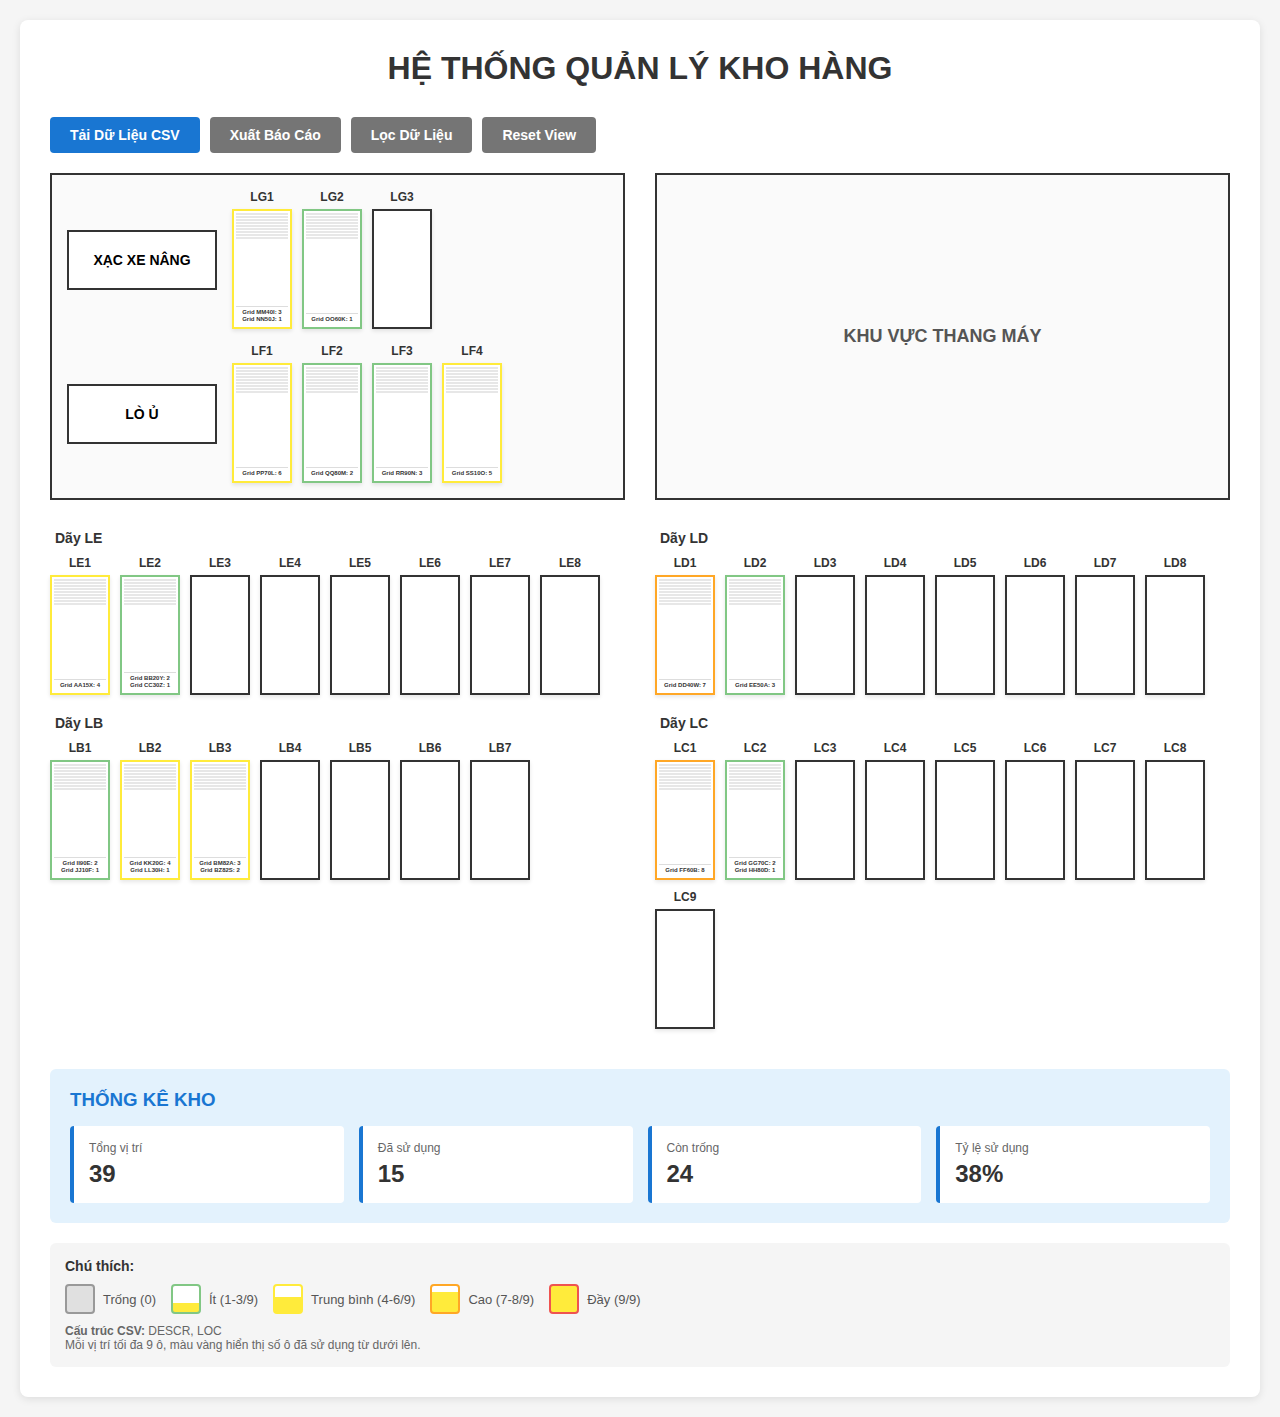
<file: page2/index.html>
<!DOCTYPE html>
<html lang="vi">
<head>
    <meta charset="UTF-8">
    <meta name="viewport" content="width=device-width, initial-scale=1.0">
    <title>Quản Lý Kho Hàng</title>
    <link rel="stylesheet" href="styles.css">
</head>
<body>
    <div class="container">
        <h1>HỆ THỐNG QUẢN LÝ KHO HÀNG</h1>

        <div class="controls">
            <button class="btn btn-primary" onclick="loadCSVData()">Tải Dữ Liệu CSV</button>
            <button class="btn btn-secondary" onclick="exportData()">Xuất Báo Cáo</button>
            <button class="btn btn-secondary" onclick="filterData()">Lọc Dữ Liệu</button>
            <button class="btn btn-secondary" onclick="resetView()">Reset View</button>
            <input type="file" id="csvFile" accept=".csv" style="display:none">
        </div>

        <div class="warehouse-grid">
            <!-- Top Left: Furnace Area -->
            <div class="section-top-left">
                <!-- Row 1: Xạc xe nâng và LG -->
                <div class="equipment-row">
                    <div class="label-equipment">XẠC XE NÂNG</div>
                    <div class="slots-horizontal">
                        <div class="slot-wrapper">
                            <span class="slot-label">LG1</span>
                            <div class="slot" data-slot="LG1"></div>
                        </div>
                        <div class="slot-wrapper">
                            <span class="slot-label">LG2</span>
                            <div class="slot" data-slot="LG2"></div>
                        </div>
                        <div class="slot-wrapper">
                            <span class="slot-label">LG3</span>
                            <div class="slot" data-slot="LG3"></div>
                        </div>
                    </div>
                </div>

                <!-- Row 2: Lò ủ và LF -->
                <div class="equipment-row">
                    <div class="label-equipment">LÒ Ủ</div>
                    <div class="slots-horizontal">
                        <div class="slot-wrapper">
                            <span class="slot-label">LF1</span>
                            <div class="slot" data-slot="LF1"></div>
                        </div>
                        <div class="slot-wrapper">
                            <span class="slot-label">LF2</span>
                            <div class="slot" data-slot="LF2"></div>
                        </div>
                        <div class="slot-wrapper">
                            <span class="slot-label">LF3</span>
                            <div class="slot" data-slot="LF3"></div>
                        </div>
                        <div class="slot-wrapper">
                            <span class="slot-label">LF4</span>
                            <div class="slot" data-slot="LF4"></div>
                        </div>
                    </div>
                </div>
            </div>

            <!-- Top Right: Elevator Area -->
            <div class="section-top-right">
                <div class="elevator-label">KHU VỰC THANG MÁY</div>
            </div>
        </div>

        <!-- Bottom Rows - 2 columns layout -->
        <div class="rows-grid">
            <!-- Left Column: LE and LB -->
            <div>
                <div class="row-container">
                    <div class="row-label">Dãy LE</div>
                    <div class="slots-row" id="row-le"></div>
                </div>

                <div class="row-container">
                    <div class="row-label">Dãy LB</div>
                    <div class="slots-row" id="row-lb"></div>
                </div>
            </div>

            <!-- Right Column: LD and LC -->
            <div>
                <div class="row-container">
                    <div class="row-label">Dãy LD</div>
                    <div class="slots-row" id="row-ld"></div>
                </div>

                <div class="row-container">
                    <div class="row-label">Dãy LC</div>
                    <div class="slots-row" id="row-lc"></div>
                </div>
            </div>
        </div>

        <!-- Info Panel -->
        <div class="info-panel">
            <h3>THỐNG KÊ KHO</h3>
            <div class="stats">
                <div class="stat-item">
                    <div class="stat-label">Tổng vị trí</div>
                    <div class="stat-value" id="total-slots">39</div>
                </div>
                <div class="stat-item">
                    <div class="stat-label">Đã sử dụng</div>
                    <div class="stat-value" id="occupied-slots">0</div>
                </div>
                <div class="stat-item">
                    <div class="stat-label">Còn trống</div>
                    <div class="stat-value" id="empty-slots">39</div>
                </div>
                <div class="stat-item">
                    <div class="stat-label">Tỷ lệ sử dụng</div>
                    <div class="stat-value" id="usage-rate">0%</div>
                </div>
            </div>
        </div>

        <!-- Legend -->
        <div class="legend">
            <h4>Chú thích:</h4>
            <div class="legend-items">
                <div class="legend-item">
                    <div class="legend-color" style="background: #e0e0e0; border-color: #999;"></div>
                    <span>Trống (0)</span>
                </div>
                <div class="legend-item">
                    <div class="legend-color" style="background: linear-gradient(to top, #ffeb3b 33%, #fff 33%); border-color: #81c784;"></div>
                    <span>Ít (1-3/9)</span>
                </div>
                <div class="legend-item">
                    <div class="legend-color" style="background: linear-gradient(to top, #ffeb3b 56%, #fff 56%); border-color: #ffeb3b;"></div>
                    <span>Trung bình (4-6/9)</span>
                </div>
                <div class="legend-item">
                    <div class="legend-color" style="background: linear-gradient(to top, #ffeb3b 78%, #fff 78%); border-color: #ffa726;"></div>
                    <span>Cao (7-8/9)</span>
                </div>
                <div class="legend-item">
                    <div class="legend-color" style="background: #ffeb3b; border-color: #ef5350;"></div>
                    <span>Đầy (9/9)</span>
                </div>
            </div>
            <p style="margin-top: 10px; font-size: 12px; color: #666;">
                <strong>Cấu trúc CSV:</strong> DESCR, LOC<br>
                Mỗi vị trí tối đa 9 ô, màu vàng hiển thị số ô đã sử dụng từ dưới lên.
            </p>
        </div>
    </div>

    <script src="script.js"></script>
</body>
</html>
</file>
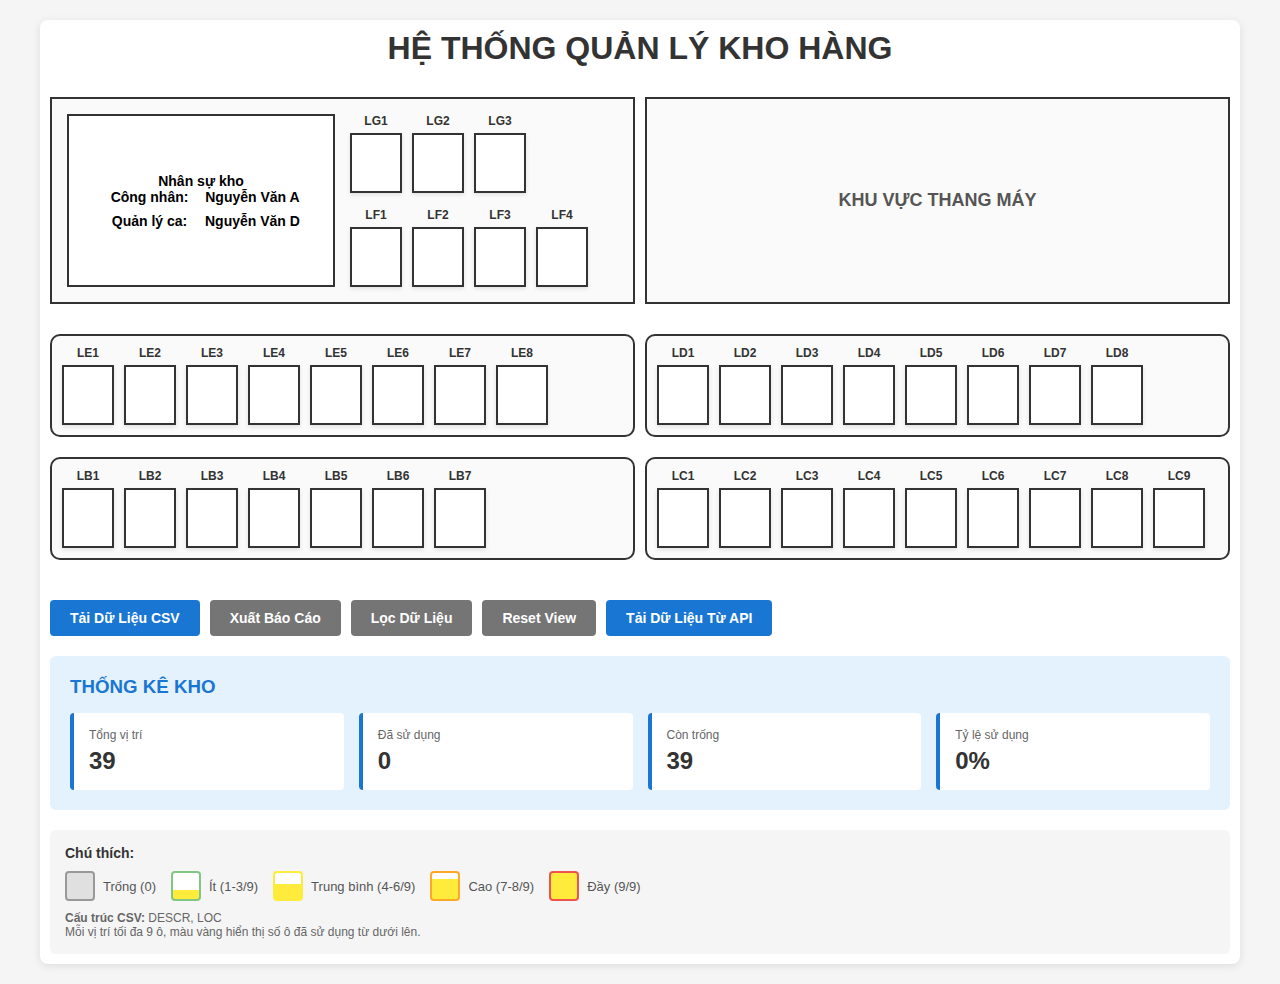
<file: page3/index.html>
<!DOCTYPE html>
<html lang="vi">
<head>
    <meta charset="UTF-8">
    <meta name="viewport" content="width=device-width, initial-scale=1.0">
    <title>Quản Lý Kho Hàng</title>
    <link rel="stylesheet" href="styles.css">
</head>
<body>
    <div class="container">
        <h1>HỆ THỐNG QUẢN LÝ KHO HÀNG</h1>

        <div class="warehouse-grid">
            <!-- Top Left: Furnace Area -->
            <div class="section-top-left">
                <!-- Row 1: Xạc xe nâng và LG -->
                <div class="equipment-row">
                    <div class="label-equipment">
                        <span>Nhân sự kho</span>
                        <div class="nhan-su-kho">
                            <div class="di-ca">Công nhân:</div>
                            <div class="quan-ly">Quản lý ca:</div>
                            <div class="ten-cong-nhan">Nguyễn Văn A</div>
                            <div class="ten-quan-ly">Nguyễn Văn D</div>
                        </div>
                    </div>
                    <div class="slots-horizontal-1">
                        <div class="slot-wrapper">
                            <span class="slot-label">LG1</span>
                            <div class="slot" data-slot="LG1"></div>
                        </div>
                        <div class="slot-wrapper">
                            <span class="slot-label">LG2</span>
                            <div class="slot" data-slot="LG2"></div>
                        </div>
                        <div class="slot-wrapper">
                            <span class="slot-label">LG3</span>
                            <div class="slot" data-slot="LG3"></div>
                        </div>
                    </div>
                    <div class="slots-horizontal-2">
                        <div class="slot-wrapper">
                            <span class="slot-label">LF1</span>
                            <div class="slot" data-slot="LF1"></div>
                        </div>
                        <div class="slot-wrapper">
                            <span class="slot-label">LF2</span>
                            <div class="slot" data-slot="LF2"></div>
                        </div>
                        <div class="slot-wrapper">
                            <span class="slot-label">LF3</span>
                            <div class="slot" data-slot="LF3"></div>
                        </div>
                        <div class="slot-wrapper">
                            <span class="slot-label">LF4</span>
                            <div class="slot" data-slot="LF4"></div>
                        </div>
                    </div>
                </div>
            </div>

            <!-- Top Right: Elevator Area -->
            <div class="section-top-right">
                <div class="elevator-label">KHU VỰC THANG MÁY</div>
            </div>
        </div>

        <!-- Bottom Rows - 2 columns layout -->
        <div class="rows-grid">
            <!-- Left Column: LE and LB -->
            <div>
                <div class="row-container">
                    <div class="slots-row" id="row-le"></div>
                </div>

                <div class="row-container">
                    <div class="slots-row" id="row-lb"></div>
                </div>
            </div>

            <!-- Right Column: LD and LC -->
            <div>
                <div class="row-container">
                    <div class="slots-row" id="row-ld"></div>
                </div>

                <div class="row-container">
                    <div class="slots-row" id="row-lc"></div>
                </div>
            </div>
        </div>

        <!-- Control Buttons -->
        <div class="controls">
            <button class="btn btn-primary" onclick="loadCSVData()">Tải Dữ Liệu CSV</button>
            <button class="btn btn-secondary" onclick="exportData()">Xuất Báo Cáo</button>
            <button class="btn btn-secondary" onclick="filterData()">Lọc Dữ Liệu</button>
            <button class="btn btn-secondary" onclick="resetView()">Reset View</button>
            <button class="btn btn-primary" onclick="loadDataFromAPI()">Tải Dữ Liệu Từ API</button>
            <input type="file" id="csvFile" accept=".csv" style="display:none">
        </div>
        
        <!-- Info Panel -->
        <div class="info-panel">
            <h3>THỐNG KÊ KHO</h3>
            <div class="stats">
                <div class="stat-item">
                    <div class="stat-label">Tổng vị trí</div>
                    <div class="stat-value" id="total-slots">39</div>
                </div>
                <div class="stat-item">
                    <div class="stat-label">Đã sử dụng</div>
                    <div class="stat-value" id="occupied-slots">0</div>
                </div>
                <div class="stat-item">
                    <div class="stat-label">Còn trống</div>
                    <div class="stat-value" id="empty-slots">39</div>
                </div>
                <div class="stat-item">
                    <div class="stat-label">Tỷ lệ sử dụng</div>
                    <div class="stat-value" id="usage-rate">0%</div>
                </div>
            </div>
        </div>
        
        <!-- Legend -->
        <div class="legend">
            <h4>Chú thích:</h4>
            <div class="legend-items">
                <div class="legend-item">
                    <div class="legend-color" style="background: #e0e0e0; border-color: #999;"></div>
                    <span>Trống (0)</span>
                </div>
                <div class="legend-item">
                    <div class="legend-color" style="background: linear-gradient(to top, #ffeb3b 33%, #fff 33%); border-color: #81c784;"></div>
                    <span>Ít (1-3/9)</span>
                </div>
                <div class="legend-item">
                    <div class="legend-color" style="background: linear-gradient(to top, #ffeb3b 56%, #fff 56%); border-color: #ffeb3b;"></div>
                    <span>Trung bình (4-6/9)</span>
                </div>
                <div class="legend-item">
                    <div class="legend-color" style="background: linear-gradient(to top, #ffeb3b 78%, #fff 78%); border-color: #ffa726;"></div>
                    <span>Cao (7-8/9)</span>
                </div>
                <div class="legend-item">
                    <div class="legend-color" style="background: #ffeb3b; border-color: #ef5350;"></div>
                    <span>Đầy (9/9)</span>
                </div>
            </div>
            <p style="margin-top: 10px; font-size: 12px; color: #666;">
                <strong>Cấu trúc CSV:</strong> DESCR, LOC<br>
                Mỗi vị trí tối đa 9 ô, màu vàng hiển thị số ô đã sử dụng từ dưới lên.
            </p>
        </div>
    </div>

    <script src="config.js"></script>
    <script src="script.js"></script>
</body>
</html>
</file>
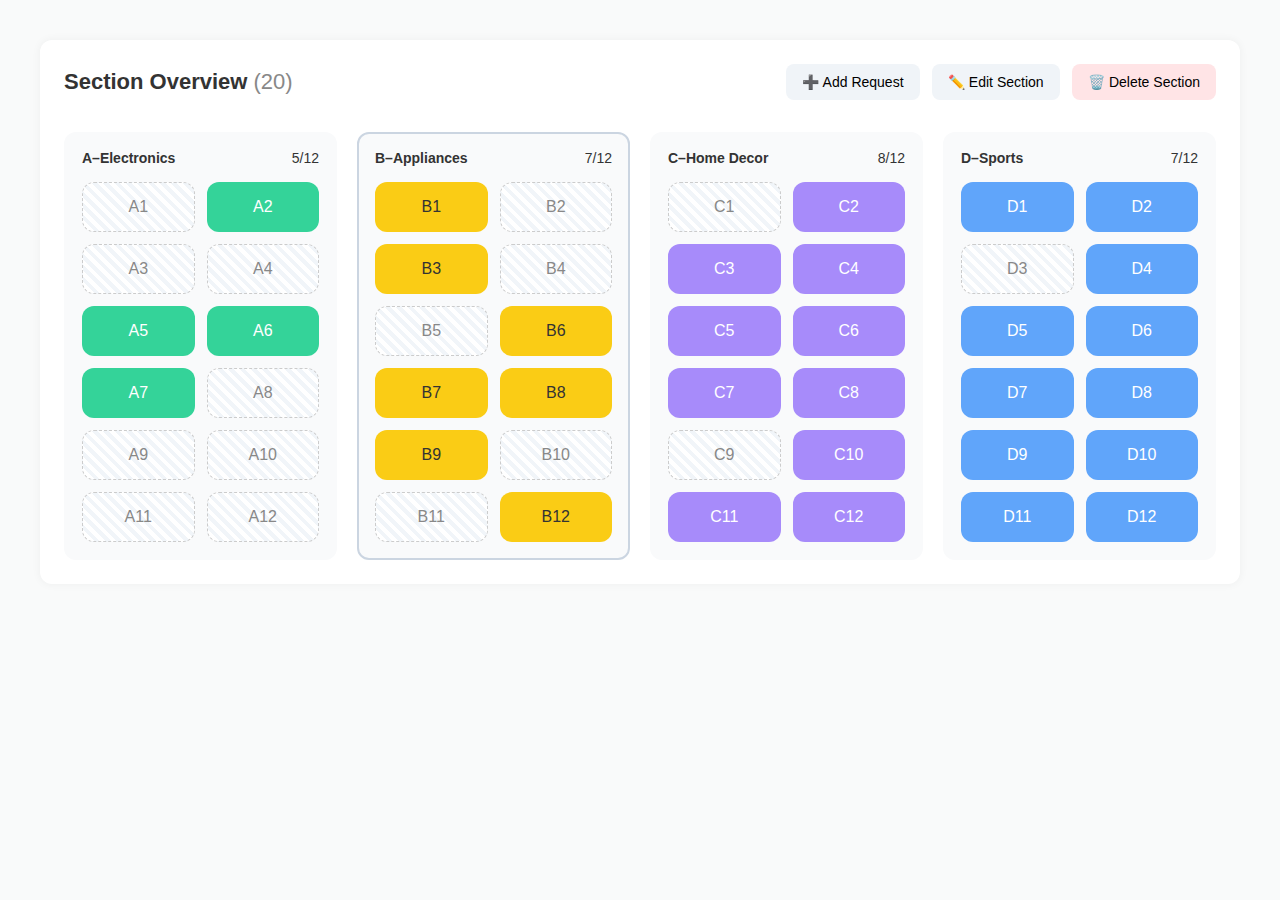
<file: pages/index.html>
<!DOCTYPE html>
<html lang="vi">
<head>
  <meta charset="UTF-8" />
  <meta name="viewport" content="width=device-width, initial-scale=1.0" />
  <title>Section Overview</title>
  <link rel="stylesheet" href="style.css" />
</head>
<body>
  <div class="container">
    <div class="header">
      <h2>Section Overview <span>(20)</span></h2>
      <div class="actions">
        <button class="btn">
          ➕ Add Request
        </button>
        <button class="btn">
          ✏️ Edit Section
        </button>
        <button class="btn delete">
          🗑️ Delete Section
        </button>
      </div>
    </div>

    <div class="sections">
      <!-- Section A -->
      <div class="section">
        <div class="section-title">
          <strong>A–Electronics</strong>
          <span>5/12</span>
        </div>
        <div class="slots">
          <div class="slot empty">A1</div>
          <div class="slot filled green">A2</div>
          <div class="slot empty">A3</div>
          <div class="slot empty">A4</div>
          <div class="slot filled green">A5</div>
          <div class="slot filled green">A6</div>
          <div class="slot filled green">A7</div>
          <div class="slot empty">A8</div>
          <div class="slot empty">A9</div>
          <div class="slot empty">A10</div>
          <div class="slot empty">A11</div>
          <div class="slot empty">A12</div>
        </div>
      </div>

      <!-- Section B -->
      <div class="section active">
        <div class="section-title">
          <strong>B–Appliances</strong>
          <span>7/12</span>
        </div>
        <div class="slots">
          <div class="slot filled yellow">B1</div>
          <div class="slot empty">B2</div>
          <div class="slot filled yellow">B3</div>
          <div class="slot empty">B4</div>
          <div class="slot empty">B5</div>
          <div class="slot filled yellow">B6</div>
          <div class="slot filled yellow">B7</div>
          <div class="slot filled yellow">B8</div>
          <div class="slot filled yellow">B9</div>
          <div class="slot empty">B10</div>
          <div class="slot empty">B11</div>
          <div class="slot filled yellow">B12</div>
        </div>
      </div>

      <!-- Section C -->
      <div class="section">
        <div class="section-title">
          <strong>C–Home Decor</strong>
          <span>8/12</span>
        </div>
        <div class="slots">
          <div class="slot empty">C1</div>
          <div class="slot filled purple">C2</div>
          <div class="slot filled purple">C3</div>
          <div class="slot filled purple">C4</div>
          <div class="slot filled purple">C5</div>
          <div class="slot filled purple">C6</div>
          <div class="slot filled purple">C7</div>
          <div class="slot filled purple">C8</div>
          <div class="slot empty">C9</div>
          <div class="slot filled purple">C10</div>
          <div class="slot filled purple">C11</div>
          <div class="slot filled purple">C12</div>
        </div>
      </div>

      <!-- Section D -->
      <div class="section">
        <div class="section-title">
          <strong>D–Sports</strong>
          <span>7/12</span>
        </div>
        <div class="slots">
          <div class="slot filled blue">D1</div>
          <div class="slot filled blue">D2</div>
          <div class="slot empty">D3</div>
          <div class="slot filled blue">D4</div>
          <div class="slot filled blue">D5</div>
          <div class="slot filled blue">D6</div>
          <div class="slot filled blue">D7</div>
          <div class="slot filled blue">D8</div>
          <div class="slot filled blue">D9</div>
          <div class="slot filled blue">D10</div>
          <div class="slot filled blue">D11</div>
          <div class="slot filled blue">D12</div>
        </div>
      </div>
    </div>
  </div>
</body>
</html>
</file>
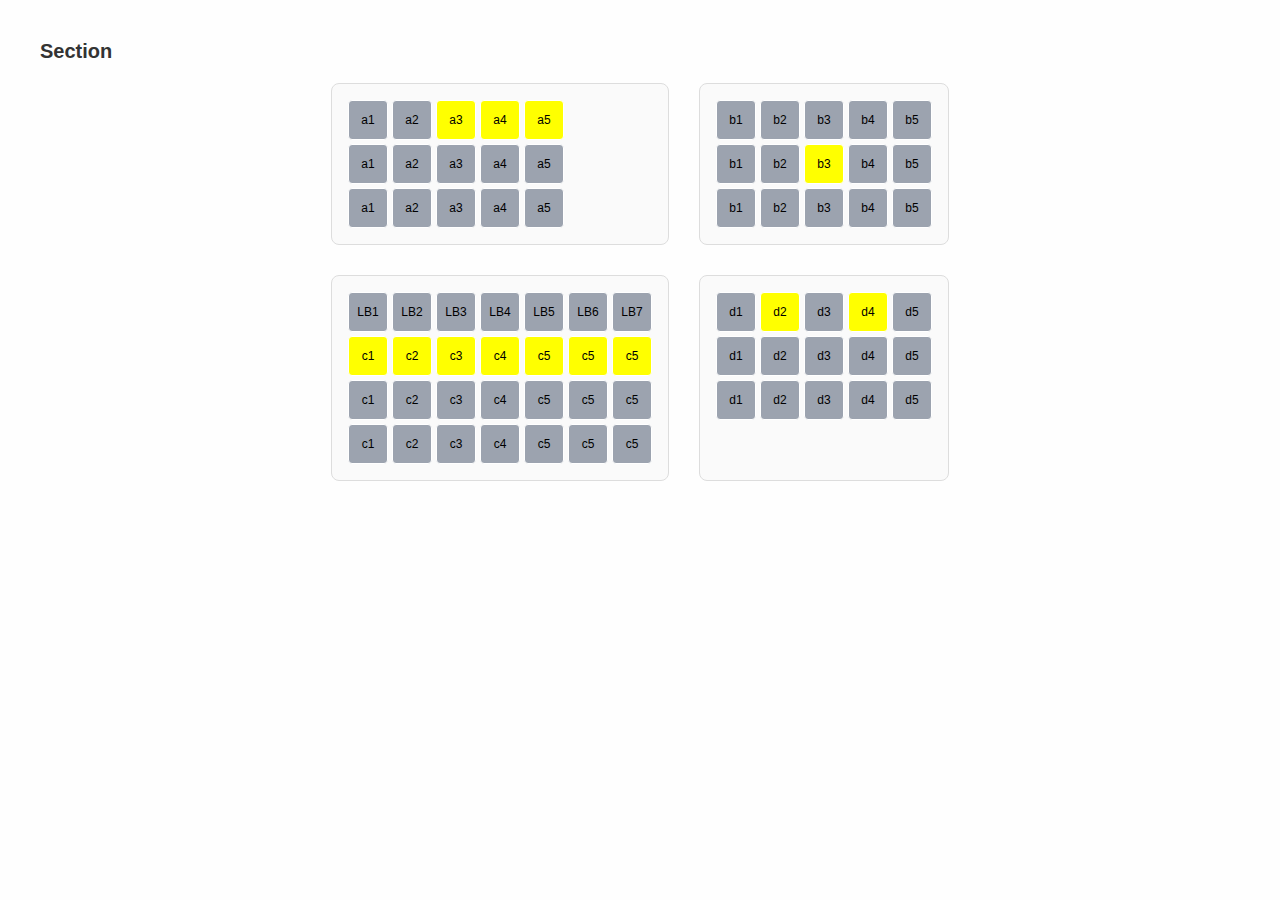
<file: pages2/index.html>
<!DOCTYPE html>
<html lang="vi">
<head>
  <meta charset="UTF-8" />
  <meta name="viewport" content="width=device-width, initial-scale=1.0"/>
  <title>Section Grid Layout</title>
  <link rel="stylesheet" href="style.css" />
</head>
<body>
  <main class="container">
    <h2>Section</h2>
    <div class="sections-grid">

      <!-- Section A -->
      <div class="section">
        <div class="grid">
          <div class="cell">a1</div>
          <div class="cell">a2</div>
          <div class="cell filled">a3</div>
          <div class="cell filled">a4</div>
          <div class="cell filled">a5</div>

          <div class="cell">a1</div>
          <div class="cell">a2</div>
          <div class="cell">a3</div>
          <div class="cell">a4</div>
          <div class="cell">a5</div>

          <div class="cell">a1</div>
          <div class="cell">a2</div>
          <div class="cell">a3</div>
          <div class="cell">a4</div>
          <div class="cell">a5</div>
        </div>
      </div>

      <!-- Section B -->
      <div class="section">
        <div class="grid">
          <div class="cell">b1</div>
          <div class="cell">b2</div>
          <div class="cell">b3</div>
          <div class="cell">b4</div>
          <div class="cell">b5</div>

          <div class="cell">b1</div>
          <div class="cell">b2</div>
          <div class="cell filled">b3</div>
          <div class="cell">b4</div>
          <div class="cell">b5</div>

          <div class="cell">b1</div>
          <div class="cell">b2</div>
          <div class="cell">b3</div>
          <div class="cell">b4</div>
          <div class="cell">b5</div>
        </div>
      </div>

      <!-- Section C -->
      <div class="section">
        <div class="grid lb-4-7">
          <div class="cell">LB1</div>
          <div class="cell">LB2</div>
          <div class="cell">LB3</div>
          <div class="cell">LB4</div>
          <div class="cell">LB5</div>
          <div class="cell">LB6</div>
          <div class="cell">LB7</div>
          
          <div class="cell filled">c1</div>
          <div class="cell filled">c2</div>
          <div class="cell filled">c3</div>
          <div class="cell filled">c4</div>
          <div class="cell filled">c5</div>
          <div class="cell filled">c5</div>
          <div class="cell filled">c5</div>

          <div class="cell">c1</div>
          <div class="cell">c2</div>
          <div class="cell">c3</div>
          <div class="cell">c4</div>
          <div class="cell">c5</div>
          <div class="cell">c5</div>
          <div class="cell">c5</div>

          <div class="cell">c1</div>
          <div class="cell">c2</div>
          <div class="cell">c3</div>
          <div class="cell">c4</div>
          <div class="cell">c5</div>
          <div class="cell">c5</div>
          <div class="cell">c5</div>
          
        </div>
      </div>

      <!-- Section D -->
      <div class="section">
        <div class="grid">
          <div class="cell">d1</div>
          <div class="cell filled">d2</div>
          <div class="cell">d3</div>
          <div class="cell filled">d4</div>
          <div class="cell">d5</div>

          <div class="cell">d1</div>
          <div class="cell">d2</div>
          <div class="cell">d3</div>
          <div class="cell">d4</div>
          <div class="cell">d5</div>

          <div class="cell">d1</div>
          <div class="cell">d2</div>
          <div class="cell">d3</div>
          <div class="cell">d4</div>
          <div class="cell">d5</div>
        </div>
      </div>

    </div>
  </main>
</body>
</html>
</file>
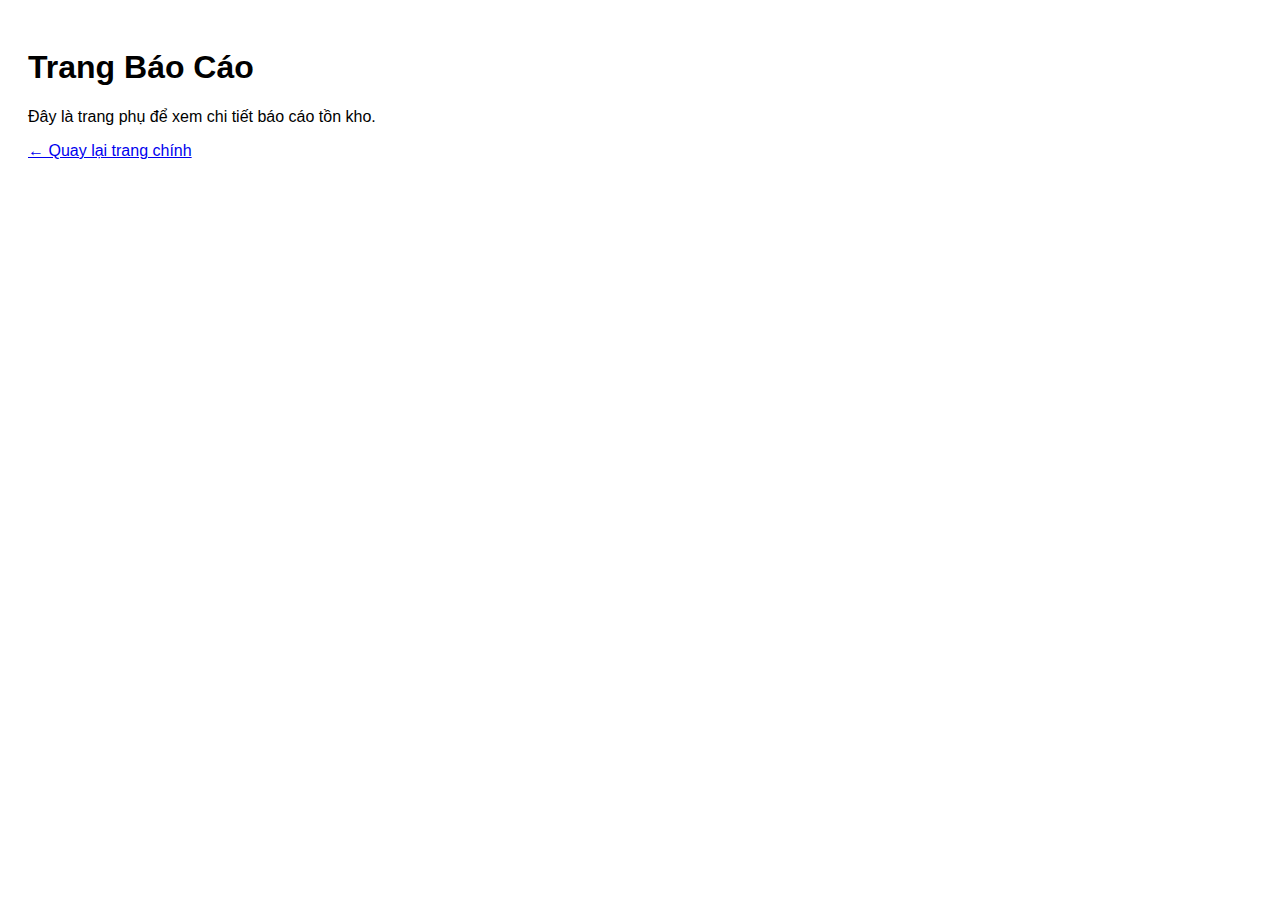
<file: report.html>
<!DOCTYPE html>
<html lang="vi">
<head>
  <meta charset="UTF-8">
  <title>Báo cáo tồn kho</title>
  <link rel="stylesheet" href="style.css">
</head>
<body>
  <h1>Trang Báo Cáo</h1>
  <p>Đây là trang phụ để xem chi tiết báo cáo tồn kho.</p>

  <a href="index.html">← Quay lại trang chính</a>
</body>
</html>
</file>
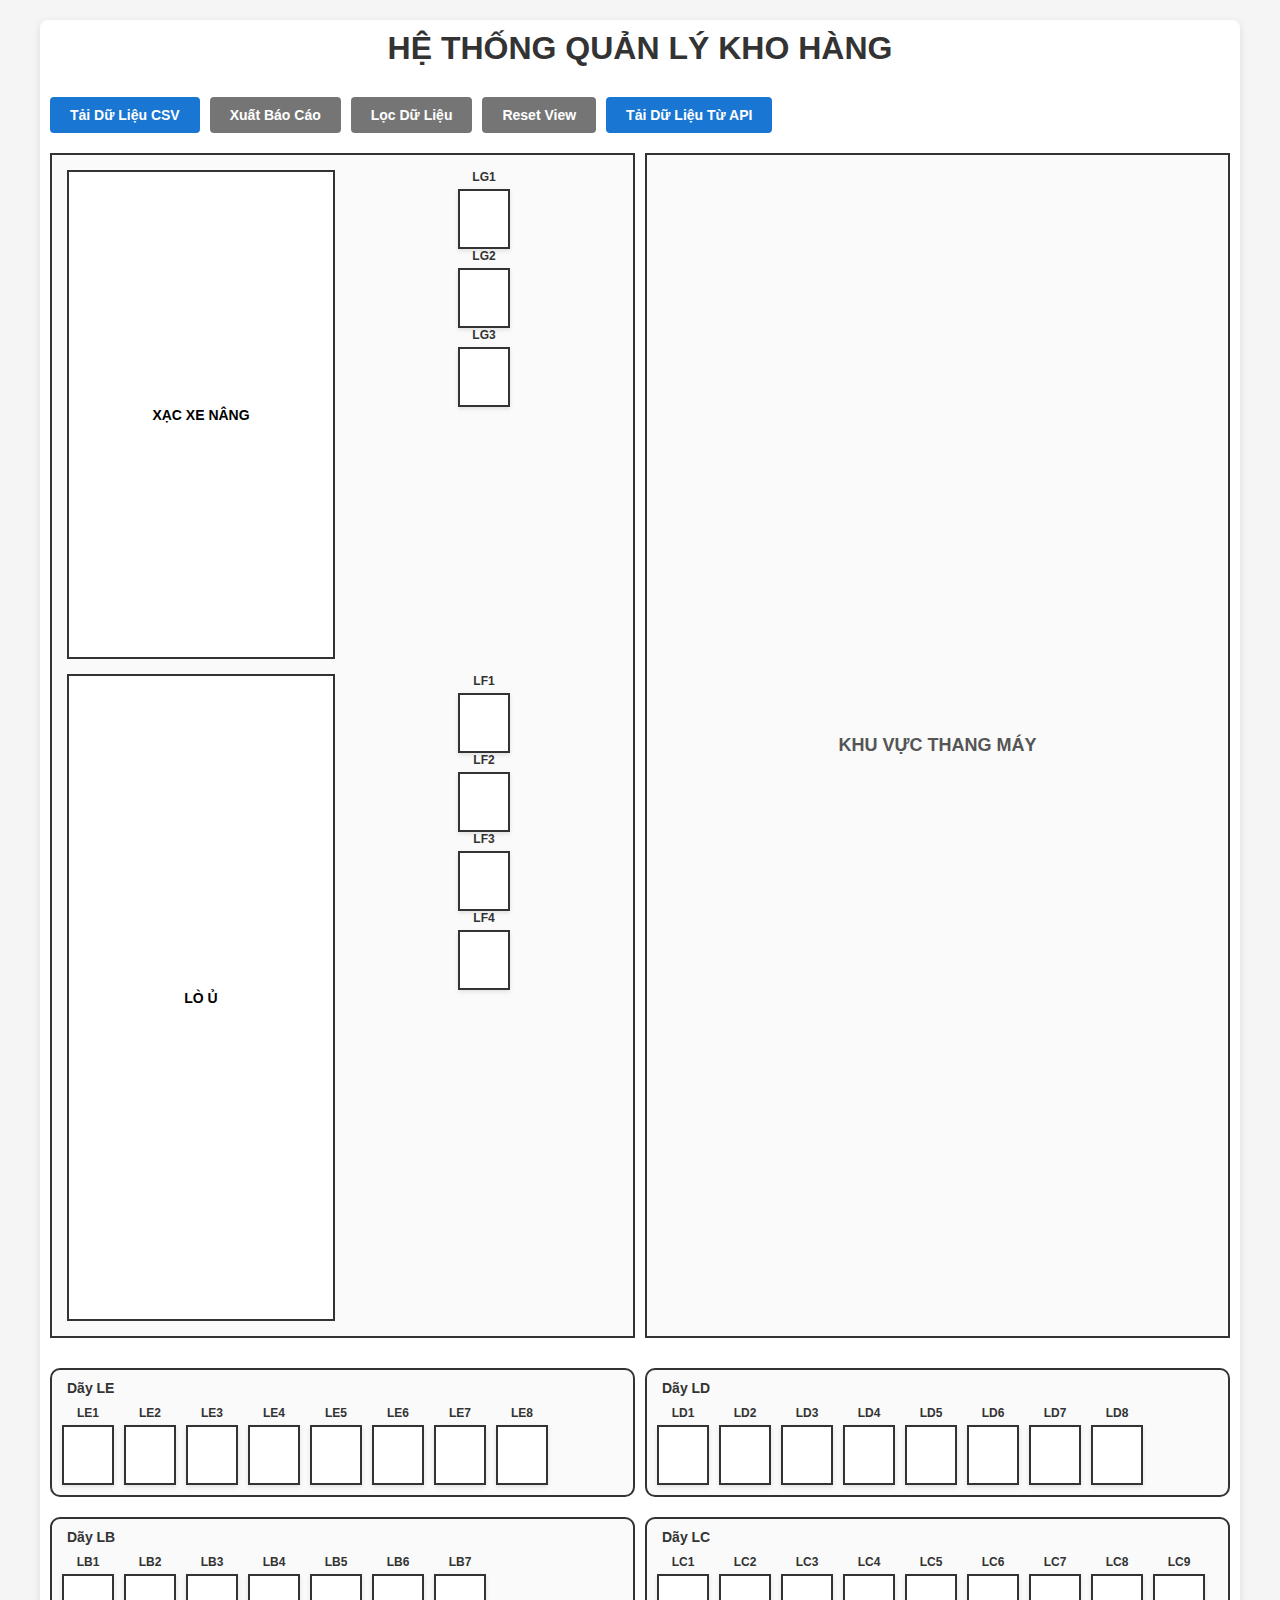
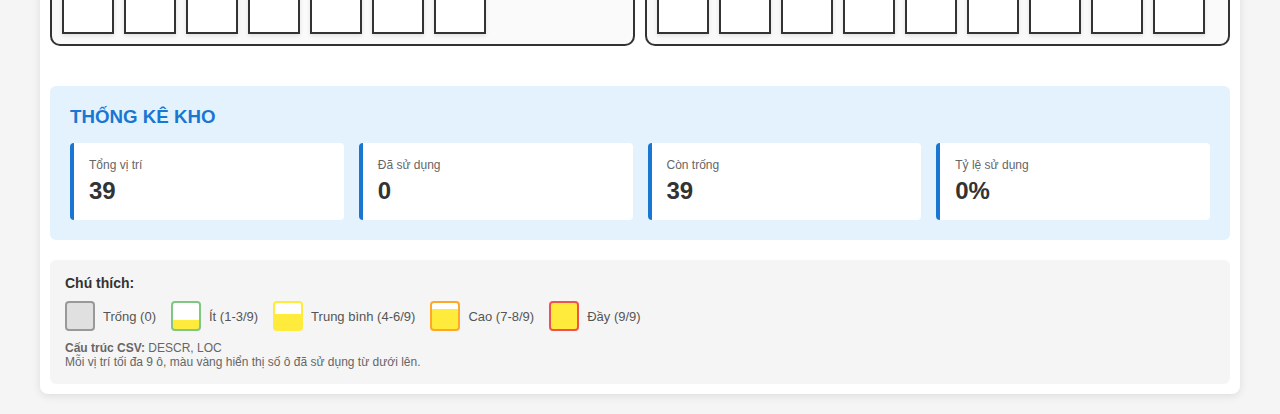
<file: page3/index_v1.html>
<!DOCTYPE html>
<html lang="vi">
<head>
    <meta charset="UTF-8">
    <meta name="viewport" content="width=device-width, initial-scale=1.0">
    <title>Quản Lý Kho Hàng</title>
    <link rel="stylesheet" href="styles.css">
</head>
<body>
    <div class="container">
        <h1>HỆ THỐNG QUẢN LÝ KHO HÀNG</h1>

        <div class="controls">
            <button class="btn btn-primary" onclick="loadCSVData()">Tải Dữ Liệu CSV</button>
            <button class="btn btn-secondary" onclick="exportData()">Xuất Báo Cáo</button>
            <button class="btn btn-secondary" onclick="filterData()">Lọc Dữ Liệu</button>
            <button class="btn btn-secondary" onclick="resetView()">Reset View</button>
            <button class="btn btn-primary" onclick="loadDataFromAPI()">Tải Dữ Liệu Từ API</button>
            <input type="file" id="csvFile" accept=".csv" style="display:none">
        </div>

        <div class="warehouse-grid">
            <!-- Top Left: Furnace Area -->
            <div class="section-top-left">
                <!-- Row 1: Xạc xe nâng và LG -->
                <div class="equipment-row">
                    <div class="label-equipment">XẠC XE NÂNG</div>
                    <div class="slots-horizontal">
                        <div class="slot-wrapper">
                            <span class="slot-label">LG1</span>
                            <div class="slot" data-slot="LG1"></div>
                        </div>
                        <div class="slot-wrapper">
                            <span class="slot-label">LG2</span>
                            <div class="slot" data-slot="LG2"></div>
                        </div>
                        <div class="slot-wrapper">
                            <span class="slot-label">LG3</span>
                            <div class="slot" data-slot="LG3"></div>
                        </div>
                    </div>
                </div>

                <!-- Row 2: Lò ủ và LF -->
                <div class="equipment-row">
                    <div class="label-equipment">LÒ Ủ</div>
                    <div class="slots-horizontal">
                        <div class="slot-wrapper">
                            <span class="slot-label">LF1</span>
                            <div class="slot" data-slot="LF1"></div>
                        </div>
                        <div class="slot-wrapper">
                            <span class="slot-label">LF2</span>
                            <div class="slot" data-slot="LF2"></div>
                        </div>
                        <div class="slot-wrapper">
                            <span class="slot-label">LF3</span>
                            <div class="slot" data-slot="LF3"></div>
                        </div>
                        <div class="slot-wrapper">
                            <span class="slot-label">LF4</span>
                            <div class="slot" data-slot="LF4"></div>
                        </div>
                    </div>
                </div>
            </div>

            <!-- Top Right: Elevator Area -->
            <div class="section-top-right">
                <div class="elevator-label">KHU VỰC THANG MÁY</div>
            </div>
        </div>

        <!-- Bottom Rows - 2 columns layout -->
        <div class="rows-grid">
            <!-- Left Column: LE and LB -->
            <div>
                <div class="row-container">
                    <div class="row-label">Dãy LE</div>
                    <div class="slots-row" id="row-le"></div>
                </div>

                <div class="row-container">
                    <div class="row-label">Dãy LB</div>
                    <div class="slots-row" id="row-lb"></div>
                </div>
            </div>

            <!-- Right Column: LD and LC -->
            <div>
                <div class="row-container">
                    <div class="row-label">Dãy LD</div>
                    <div class="slots-row" id="row-ld"></div>
                </div>

                <div class="row-container">
                    <div class="row-label">Dãy LC</div>
                    <div class="slots-row" id="row-lc"></div>
                </div>
            </div>
        </div>

        <!-- Info Panel -->
        <div class="info-panel">
            <h3>THỐNG KÊ KHO</h3>
            <div class="stats">
                <div class="stat-item">
                    <div class="stat-label">Tổng vị trí</div>
                    <div class="stat-value" id="total-slots">39</div>
                </div>
                <div class="stat-item">
                    <div class="stat-label">Đã sử dụng</div>
                    <div class="stat-value" id="occupied-slots">0</div>
                </div>
                <div class="stat-item">
                    <div class="stat-label">Còn trống</div>
                    <div class="stat-value" id="empty-slots">39</div>
                </div>
                <div class="stat-item">
                    <div class="stat-label">Tỷ lệ sử dụng</div>
                    <div class="stat-value" id="usage-rate">0%</div>
                </div>
            </div>
        </div>

        <!-- Legend -->
        <div class="legend">
            <h4>Chú thích:</h4>
            <div class="legend-items">
                <div class="legend-item">
                    <div class="legend-color" style="background: #e0e0e0; border-color: #999;"></div>
                    <span>Trống (0)</span>
                </div>
                <div class="legend-item">
                    <div class="legend-color" style="background: linear-gradient(to top, #ffeb3b 33%, #fff 33%); border-color: #81c784;"></div>
                    <span>Ít (1-3/9)</span>
                </div>
                <div class="legend-item">
                    <div class="legend-color" style="background: linear-gradient(to top, #ffeb3b 56%, #fff 56%); border-color: #ffeb3b;"></div>
                    <span>Trung bình (4-6/9)</span>
                </div>
                <div class="legend-item">
                    <div class="legend-color" style="background: linear-gradient(to top, #ffeb3b 78%, #fff 78%); border-color: #ffa726;"></div>
                    <span>Cao (7-8/9)</span>
                </div>
                <div class="legend-item">
                    <div class="legend-color" style="background: #ffeb3b; border-color: #ef5350;"></div>
                    <span>Đầy (9/9)</span>
                </div>
            </div>
            <p style="margin-top: 10px; font-size: 12px; color: #666;">
                <strong>Cấu trúc CSV:</strong> DESCR, LOC<br>
                Mỗi vị trí tối đa 9 ô, màu vàng hiển thị số ô đã sử dụng từ dưới lên.
            </p>
        </div>
    </div>

    <script src="config.js"></script>
    <script src="script.js"></script>
</body>
</html>
</file>
<file: page2/styles.css>
* {
    margin: 0;
    padding: 0;
    box-sizing: border-box;
}

body {
    font-family: 'Segoe UI', Tahoma, Geneva, Verdana, sans-serif;
    padding: 20px;
    background-color: #f5f5f5;
}

.container {
    max-width: 1400px;
    margin: 0 auto;
    background: white;
    padding: 30px;
    border-radius: 8px;
    box-shadow: 0 2px 8px rgba(0,0,0,0.1);
}

h1 {
    text-align: center;
    margin-bottom: 30px;
    color: #333;
}

/* Controls */
.controls {
    margin-bottom: 20px;
    display: flex;
    gap: 10px;
    flex-wrap: wrap;
}

.btn {
    padding: 10px 20px;
    border: none;
    border-radius: 4px;
    cursor: pointer;
    font-size: 14px;
    font-weight: 600;
    transition: all 0.3s;
}

.btn-primary {
    background: #1976d2;
    color: white;
}

.btn-primary:hover {
    background: #1565c0;
}

.btn-secondary {
    background: #757575;
    color: white;
}

.btn-secondary:hover {
    background: #616161;
}

/* Warehouse Grid */
.warehouse-grid {
    display: grid;
    grid-template-columns: 1fr 1fr;
    gap: 30px;
    margin-bottom: 30px;
}

/* Top Left Section */
.section-top-left {
    display: flex;
    flex-direction: column;
    gap: 15px;
    border: 2px solid #333;
    padding: 15px;
    background: #fafafa;
}

.equipment-row {
    display: grid;
    grid-template-columns: 150px 1fr;
    gap: 15px;
    align-items: center;
}

.label-equipment {
    text-align: center;
    padding: 10px;
    background: white;
    border: 2px solid #333;
    font-weight: bold;
    font-size: 14px;
    display: flex;
    align-items: center;
    justify-content: center;
    min-height: 60px;
}

.slots-horizontal {
    display: flex;
    gap: 10px;
    flex-wrap: wrap;
}

/* Slot Wrappers */
.slot-wrapper {
    display: flex;
    flex-direction: column;
    align-items: center;
    gap: 5px;
}

.slot-label {
    font-size: 12px;
    font-weight: bold;
    color: #333;
    text-align: center;
}

/* Slot Styles */
.slot {
    width: 60px;
    height: 120px;
    border: 2px solid #333;
    cursor: pointer;
    transition: all 0.3s;
    position: relative;
    box-shadow: 0 2px 4px rgba(0,0,0,0.1);
    background: white;
    display: flex;
    flex-direction: column;
    padding: 2px;
}

.slot:hover {
    transform: scale(1.05);
    box-shadow: 0 4px 8px rgba(0,0,0,0.2);
    z-index: 10;
}

/* Stack Container */
.stack-container {
    flex: 1;
    display: flex;
    flex-direction: column;
    gap: 1px;
    justify-content: flex-start;
}

.stack-box {
    height: 2px;
    border: 0.2px solid #e7e7e7;
    transition: background-color 0.3s;
}

.stack-box.filled {
    background-color: #89ff3b;
}

.stack-box.empty {
    background-color: #ffffff;
}

/* Slot Info Text */
.slot-info {
    font-size: 6px;
    font-weight: bold;
    color: #333;
    text-align: center;
    padding: 2px;
    background: rgba(255,255,255,0.9);
    border-top: 1px solid #ddd;
    line-height: 1.2;
    white-space: pre-line;
    overflow: hidden;
    text-overflow: ellipsis;
    max-height: 24px;
}

/* Stock Level Colors - Not used with new design but kept for compatibility */
.slot[data-level="empty"] {
    border-color: #999;
}

.slot[data-level="low"] {
    border-color: #81c784;
}

.slot[data-level="medium"] {
    border-color: #ffeb3b;
}

.slot[data-level="high"] {
    border-color: #ffa726;
}

.slot[data-level="full"] {
    border-color: #ef5350;
}

/* Top Right Section - Elevator Area */
.section-top-right {
    border: 2px solid #333;
    padding: 15px;
    background: #fafafa;
    display: flex;
    align-items: center;
    justify-content: center;
}

.elevator-label {
    font-size: 18px;
    font-weight: bold;
    color: #555;
}

/* Bottom Rows */
.rows-grid {
    display: grid;
    grid-template-columns: 1fr 1fr;
    gap: 30px;
    margin-bottom: 20px;
}

.row-container {
    margin-bottom: 20px;
}

.row-label {
    font-weight: bold;
    margin-bottom: 10px;
    color: #333;
    font-size: 14px;
    padding-left: 5px;
}

.slots-row {
    display: flex;
    gap: 10px;
    flex-wrap: wrap;
}

/* Info Panel */
.info-panel {
    background: #e3f2fd;
    padding: 20px;
    border-radius: 6px;
    margin-top: 20px;
}

.info-panel h3 {
    margin-bottom: 15px;
    color: #1976d2;
}

.stats {
    display: grid;
    grid-template-columns: repeat(auto-fit, minmax(200px, 1fr));
    gap: 15px;
}

.stat-item {
    background: white;
    padding: 15px;
    border-radius: 4px;
    border-left: 4px solid #1976d2;
}

.stat-label {
    font-size: 12px;
    color: #666;
    margin-bottom: 5px;
}

.stat-value {
    font-size: 24px;
    font-weight: bold;
    color: #333;
}

/* Legend */
.legend {
    margin-top: 20px;
    padding: 15px;
    background: #f5f5f5;
    border-radius: 6px;
}

.legend h4 {
    margin-bottom: 10px;
    color: #333;
    font-size: 14px;
}

.legend-items {
    display: flex;
    gap: 15px;
    flex-wrap: wrap;
}

.legend-item {
    display: flex;
    align-items: center;
    gap: 8px;
}

.legend-color {
    width: 30px;
    height: 30px;
    border: 2px solid #333;
    border-radius: 4px;
}

.legend-item span {
    font-size: 13px;
    color: #555;
}

/* Tooltip */
.slot:hover::after {
    content: attr(data-info);
    position: absolute;
    background: rgba(0,0,0,0.9);
    color: white;
    padding: 8px 12px;
    border-radius: 4px;
    font-size: 11px;
    white-space: pre-line;
    z-index: 1000;
    pointer-events: none;
    bottom: 100%;
    left: 50%;
    transform: translateX(-50%);
    margin-bottom: 8px;
    min-width: 120px;
    max-width: 200px;
}

.slot:hover::before {
    content: '';
    position: absolute;
    bottom: 100%;
    left: 50%;
    transform: translateX(-50%);
    border: 6px solid transparent;
    border-top-color: rgba(0,0,0,0.9);
    margin-bottom: 2px;
    z-index: 1000;
}

/* Responsive */
@media (max-width: 968px) {
    .warehouse-grid {
        grid-template-columns: 1fr;
    }

    .rows-grid {
        grid-template-columns: 1fr;
    }

    .equipment-row {
        grid-template-columns: 120px 1fr;
    }

    .slot {
        width: 50px;
        height: 50px;
    }

    .legend-items {
        flex-direction: column;
    }
}

@media (max-width: 480px) {
    .equipment-row {
        grid-template-columns: 1fr;
    }

    .label-equipment {
        min-height: 40px;
    }

    .slot {
        width: 40px;
        height: 40px;
    }

    .slot-label {
        font-size: 10px;
    }

}
</file>
<file: page3/styles.css>
* {
    margin: 0;
    padding: 0;
    box-sizing: border-box;
}

body {
    font-family: 'Segoe UI', Tahoma, Geneva, Verdana, sans-serif;
    padding: 20px;
    background-color: #f5f5f5;
}

.container {
    max-width: 1200px;
    margin: 0 auto;
    background: white;
    padding: 10px;
    border-radius: 8px;
    box-shadow: 0 2px 8px rgba(0,0,0,0.1);
}

h1 {
    text-align: center;
    margin-bottom: 30px;
    color: #333;
}

/* Controls */
.controls {
    margin-bottom: 20px;
    display: flex;
    gap: 10px;
    flex-wrap: wrap;
}

.btn {
    padding: 10px 20px;
    border: none;
    border-radius: 4px;
    cursor: pointer;
    font-size: 14px;
    font-weight: 600;
    transition: all 0.3s;
}

.btn-primary {
    background: #1976d2;
    color: white;
}

.btn-primary:hover {
    background: #1565c0;
}

.btn-secondary {
    background: #757575;
    color: white;
}

.btn-secondary:hover {
    background: #616161;
}

/* Warehouse Grid */
.warehouse-grid {
    display: grid;
    grid-template-columns: 1fr 1fr;
    gap: 10px;
    margin-bottom: 30px;
}

/* Top Left Section */
.section-top-left {
    display: flex;
    flex-direction: column;
    gap: 15px;
    border: 2px solid #333;
    padding: 15px;
    background: #fafafa;
}

.equipment-row {
    display: grid;
    grid-template-columns: repeat(2, 1fr);
    grid-template-rows: repeat(2, 1fr);
    gap: 15px;
}

.label-equipment {
    text-align: center;
    padding: 10px;
    background: white;
    border: 2px solid #333;
    font-weight: bold;
    font-size: 14px;
    display: flex;
    align-items: center;
    justify-content: center;
    min-height: 60px;
    grid-row: span 2 / span 2;
    flex-direction: column;
}

.nhan-su-kho {
    display: grid;
    grid-template-columns: repeat(2, 1fr);
    grid-template-rows: repeat(2, 1fr);
    gap: 8px;
}

.quan-ly {
    grid-column-start: 1;
    grid-row-start: 2;
}

.ten-quan-ly {
    grid-column-start: 2;
    grid-row-start: 2;
}

.slots-horizontal-1 {
    display: flex;
    gap: 10px;
    flex-wrap: wrap;
}

.slots-horizontal-2 {
    display: flex;
    gap: 10px;
    flex-wrap: nowrap;
    grid-column-start: 2;
}

/* Slot Wrappers */
.slot-wrapper {
    display: flex;
    flex-direction: column;
    align-items: center;
    gap: 5px;
}

.slot-label {
    font-size: 12px;
    font-weight: bold;
    color: #333;
    text-align: center;
}

/* Slot Styles */
.slot {
    width: 52px;
    height: 60px;
    border: 2px solid #333;
    cursor: pointer;
    transition: all 0.3s;
    position: relative;
    box-shadow: 0 2px 4px rgba(0,0,0,0.1);
    background: white;
    display: flex;
    flex-direction: column;
    padding: 2px;
}

.slot:hover {
    transform: scale(1.05);
    box-shadow: 0 4px 8px rgba(0,0,0,0.2);
    z-index: 10;
}

/* Stack Container */
.stack-container {
    display: grid;
    grid-template-columns: repeat(2, 1fr);
    grid-template-rows: repeat(5, 1fr);
    gap: 2px;
    justify-content: center;
    align-content: center;
    /*height: 100vh;*/
    height: 80%;
    background-color: #f0f0f0;
    padding: 2px
}

.stack-box {
    border: 0.2px solid #e7e7e7;
    transition: background-color 0.3s;
    border-radius: 40%;
    display: flex;
    justify-content: center;
    align-items: center;
}

.stack-box.filled {
    background-color: #89ff3b;
}

.stack-box.empty {
    background-color: #ffffff;
}

/* Slot Info Text */
.slot-info {
    font-size: 6px;
    font-weight: bold;
    color: #333;
    text-align: center;
    padding: 2px;
    background: rgba(255,255,255,0.9);
    border-top: 1px solid #ddd;
    line-height: 1.2;
    white-space: pre-line;
    overflow: hidden;
    text-overflow: ellipsis;
    /*max-height: 24px;*/
    max-height: 20%;
}

/* Stock Level Colors - Not used with new design but kept for compatibility */
.slot[data-level="empty"] {
    border-color: #999;
}

.slot[data-level="low"] {
    border-color: #81c784;
}

.slot[data-level="medium"] {
    border-color: #ffeb3b;
}

.slot[data-level="high"] {
    border-color: #ffa726;
}

.slot[data-level="full"] {
    border-color: #ef5350;
}

/* Top Right Section - Elevator Area */
.section-top-right {
    border: 2px solid #333;
    padding: 15px;
    background: #fafafa;
    display: flex;
    align-items: center;
    justify-content: center;
}

.elevator-label {
    font-size: 18px;
    font-weight: bold;
    color: #555;
}

/* Bottom Rows */
.rows-grid {
    display: grid;
    grid-template-columns: 1fr 1fr;
    gap: 10px;
    margin-bottom: 20px;
}

.row-container {
    margin-bottom: 20px;
    padding: 10px;
    background: #fafafa;
    border: 2px solid #333;
    border-radius: 10px;
}

.row-label {
    font-weight: bold;
    margin-bottom: 10px;
    color: #333;
    font-size: 14px;
    padding-left: 5px;
}

.slots-row {
    display: flex;
    gap: 10px;
    flex-wrap: wrap;
}

/* Info Panel */
.info-panel {
    background: #e3f2fd;
    padding: 20px;
    border-radius: 6px;
    margin-top: 20px;
}

.info-panel h3 {
    margin-bottom: 15px;
    color: #1976d2;
}

.stats {
    display: grid;
    grid-template-columns: repeat(auto-fit, minmax(200px, 1fr));
    gap: 15px;
}

.stat-item {
    background: white;
    padding: 15px;
    border-radius: 4px;
    border-left: 4px solid #1976d2;
}

.stat-label {
    font-size: 12px;
    color: #666;
    margin-bottom: 5px;
}

.stat-value {
    font-size: 24px;
    font-weight: bold;
    color: #333;
}

/* Legend */
.legend {
    margin-top: 20px;
    padding: 15px;
    background: #f5f5f5;
    border-radius: 6px;
}

.legend h4 {
    margin-bottom: 10px;
    color: #333;
    font-size: 14px;
}

.legend-items {
    display: flex;
    gap: 15px;
    flex-wrap: wrap;
}

.legend-item {
    display: flex;
    align-items: center;
    gap: 8px;
}

.legend-color {
    width: 30px;
    height: 30px;
    border: 2px solid #333;
    border-radius: 4px;
}

.legend-item span {
    font-size: 13px;
    color: #555;
}

/* Tooltip */
.slot:hover::after {
    content: attr(data-info);
    position: absolute;
    background: rgba(0,0,0,0.9);
    color: white;
    padding: 8px 12px;
    border-radius: 4px;
    font-size: 11px;
    white-space: pre-line;
    z-index: 1000;
    pointer-events: none;
    bottom: 100%;
    left: 50%;
    transform: translateX(-50%);
    margin-bottom: 8px;
    min-width: 120px;
    max-width: 200px;
}

.slot:hover::before {
    content: '';
    position: absolute;
    bottom: 100%;
    left: 50%;
    transform: translateX(-50%);
    border: 6px solid transparent;
    border-top-color: rgba(0,0,0,0.9);
    margin-bottom: 2px;
    z-index: 1000;
}

/* Responsive */
@media (max-width: 968px) {
    .warehouse-grid {
        grid-template-columns: 1fr;
    }

    .rows-grid {
        grid-template-columns: 1fr;
    }

    .equipment-row {
        grid-template-columns: 120px 1fr;
    }

    .slot {
        width: 50px;
        height: 50px;
    }

    .legend-items {
        flex-direction: column;
    }
}

@media (max-width: 480px) {
    .equipment-row {
        grid-template-columns: 1fr;
    }

    .label-equipment {
        min-height: 40px;
    }

    .slot {
        width: 40px;
        height: 40px;
    }

    .slot-label {
        font-size: 10px;
    }

}
</file>
<file: style.css>
body {
  font-family: Arial, sans-serif;
  padding: 20px;
}

table {
  width: 100%;
  border-collapse: collapse;
  margin-top: 20px;
}

th, td {
  padding: 10px;
  border: 1px solid #ccc;
  text-align: left;
}
</file>
<file: pages/style.css>
/* Reset */
* {
  box-sizing: border-box;
  margin: 0;
  padding: 0;
}

body {
  font-family: 'Segoe UI', sans-serif;
  background-color: #f9fafa;
  padding: 40px;
  color: #333;
}

/* Container */
.container {
  max-width: 1200px;
  margin: auto;
  background-color: #fff;
  border-radius: 12px;
  padding: 24px;
  box-shadow: 0 0 10px rgba(0, 0, 0, 0.05);
}

/* Header */
.header {
  display: flex;
  justify-content: space-between;
  align-items: center;
  margin-bottom: 32px;
}

.header h2 {
  font-size: 22px;
  font-weight: 600;
}

.header span {
  color: #888;
  font-weight: 400;
}

.actions .btn {
  background-color: #f0f4f8;
  border: none;
  padding: 10px 16px;
  margin-left: 8px;
  border-radius: 8px;
  cursor: pointer;
  font-size: 14px;
  transition: all 0.2s ease;
}

.actions .btn:hover {
  background-color: #e2e8f0;
}

.actions .btn.delete {
  background-color: #ffe4e6;
}

.actions .btn.delete:hover {
  background-color: #fecaca;
}

/* Sections grid */
.sections {
  display: flex;
  gap: 20px;
  overflow-x: auto;
}

/* Section column */
.section {
  background-color: #f9fafb;
  border-radius: 12px;
  padding: 16px;
  flex: 1;
  min-width: 200px;
  border: 2px solid transparent;
}

.section.active {
  border: 2px solid #cbd5e1;
}

.section-title {
  display: flex;
  justify-content: space-between;
  margin-bottom: 16px;
  font-size: 14px;
}

/* Slots grid */
.slots {
  display: grid;
  grid-template-columns: repeat(2, 1fr);
  gap: 12px;
}

.slot {
  border-radius: 12px;
  height: 50px;
  display: flex;
  justify-content: center;
  align-items: center;
  font-weight: 500;
  background-color: #f1f5f9;
  color: #666;
  border: 1px dashed #ccc;
}

.slot.filled {
  border: none;
  color: white;
}

.slot.green {
  background-color: #34d399;
}

.slot.yellow {
  background-color: #facc15;
  color: #333;
}

.slot.purple {
  background-color: #a78bfa;
}

.slot.blue {
  background-color: #60a5fa;
}

.slot.empty {
  background-color: #fff;
  background-image: repeating-linear-gradient(
    45deg,
    #f1f5f9,
    #f1f5f9 4px,
    #fff 4px,
    #fff 8px
  );
  color: #888;
}
</file>
<file: pages2/style.css>
/* Reset & base styles */
* {
  box-sizing: border-box;
  margin: 0;
  padding: 0;
}

body {
  font-family: Arial, sans-serif;
  background-color: #fefefe;
  color: #333;
  padding: 40px;
}

h2 {
  margin-bottom: 20px;
  font-size: 20px;
}

.container {
  max-width: 1200px;
  margin: auto;
}

.sections-grid {
  display: grid;
  grid-template-columns: repeat(2, auto);
  grid-gap: 30px;
  justify-content: center;
}

/* Each section */
.section {
  border: 1px solid #ddd;
  padding: 16px;
  border-radius: 8px;
  background-color: #fafafa;
}

/* Grid inside each section */
.grid {
  display: grid;
  grid-template-columns: repeat(5, 40px);
  grid-template-rows: repeat(3, 40px);
  gap: 4px;
}

.lb-4-7 {
  display: grid;
  grid-template-columns: repeat(7, 40px);
  grid-template-rows: repeat(4, 40px);
  gap: 4px;
}

/* Cell styles */
.cell {
  width: 40px;
  height: 40px;
  background-color: #9ca3af; /* gray-400 */
  color: black;
  font-size: 12px;
  display: flex;
  align-items: center;
  justify-content: center;
  border: 1px solid white;
  border-radius: 4px;
}

.cell.filled {
  background-color: yellow;
}
</file>
